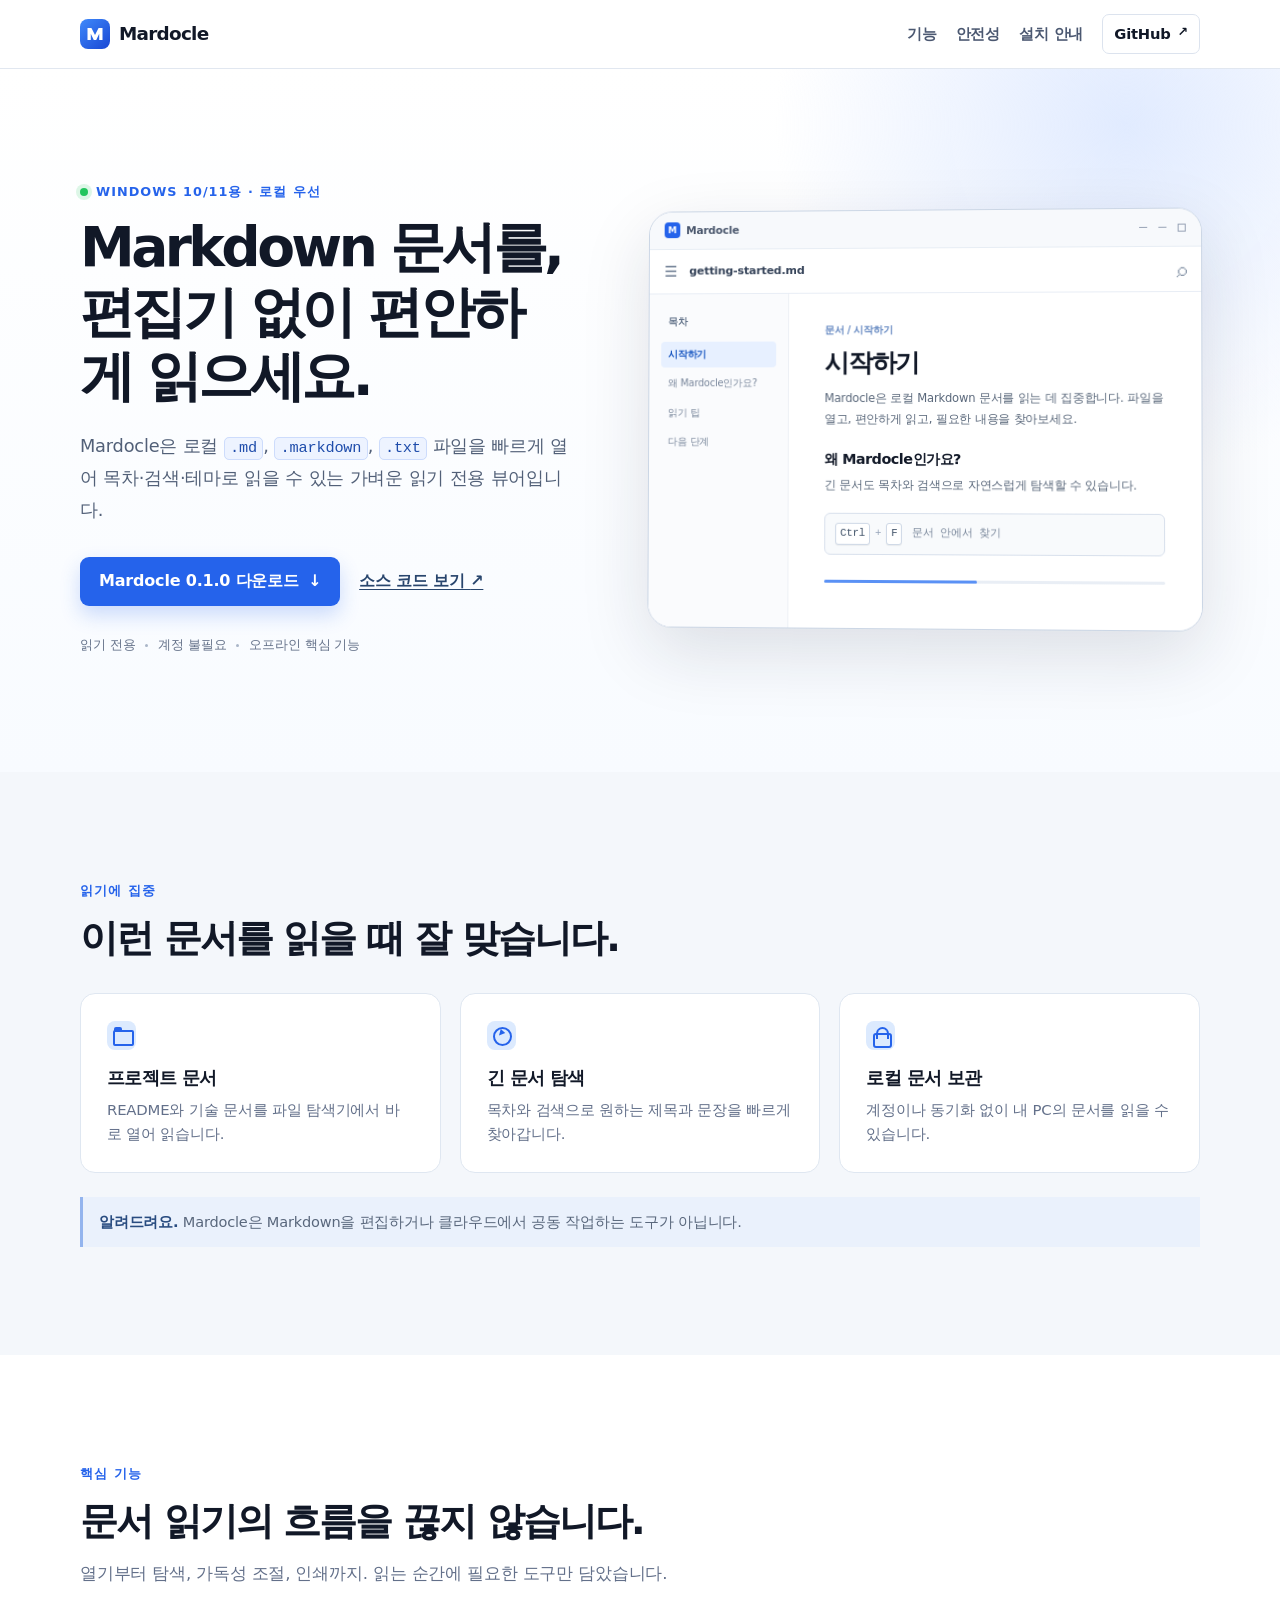
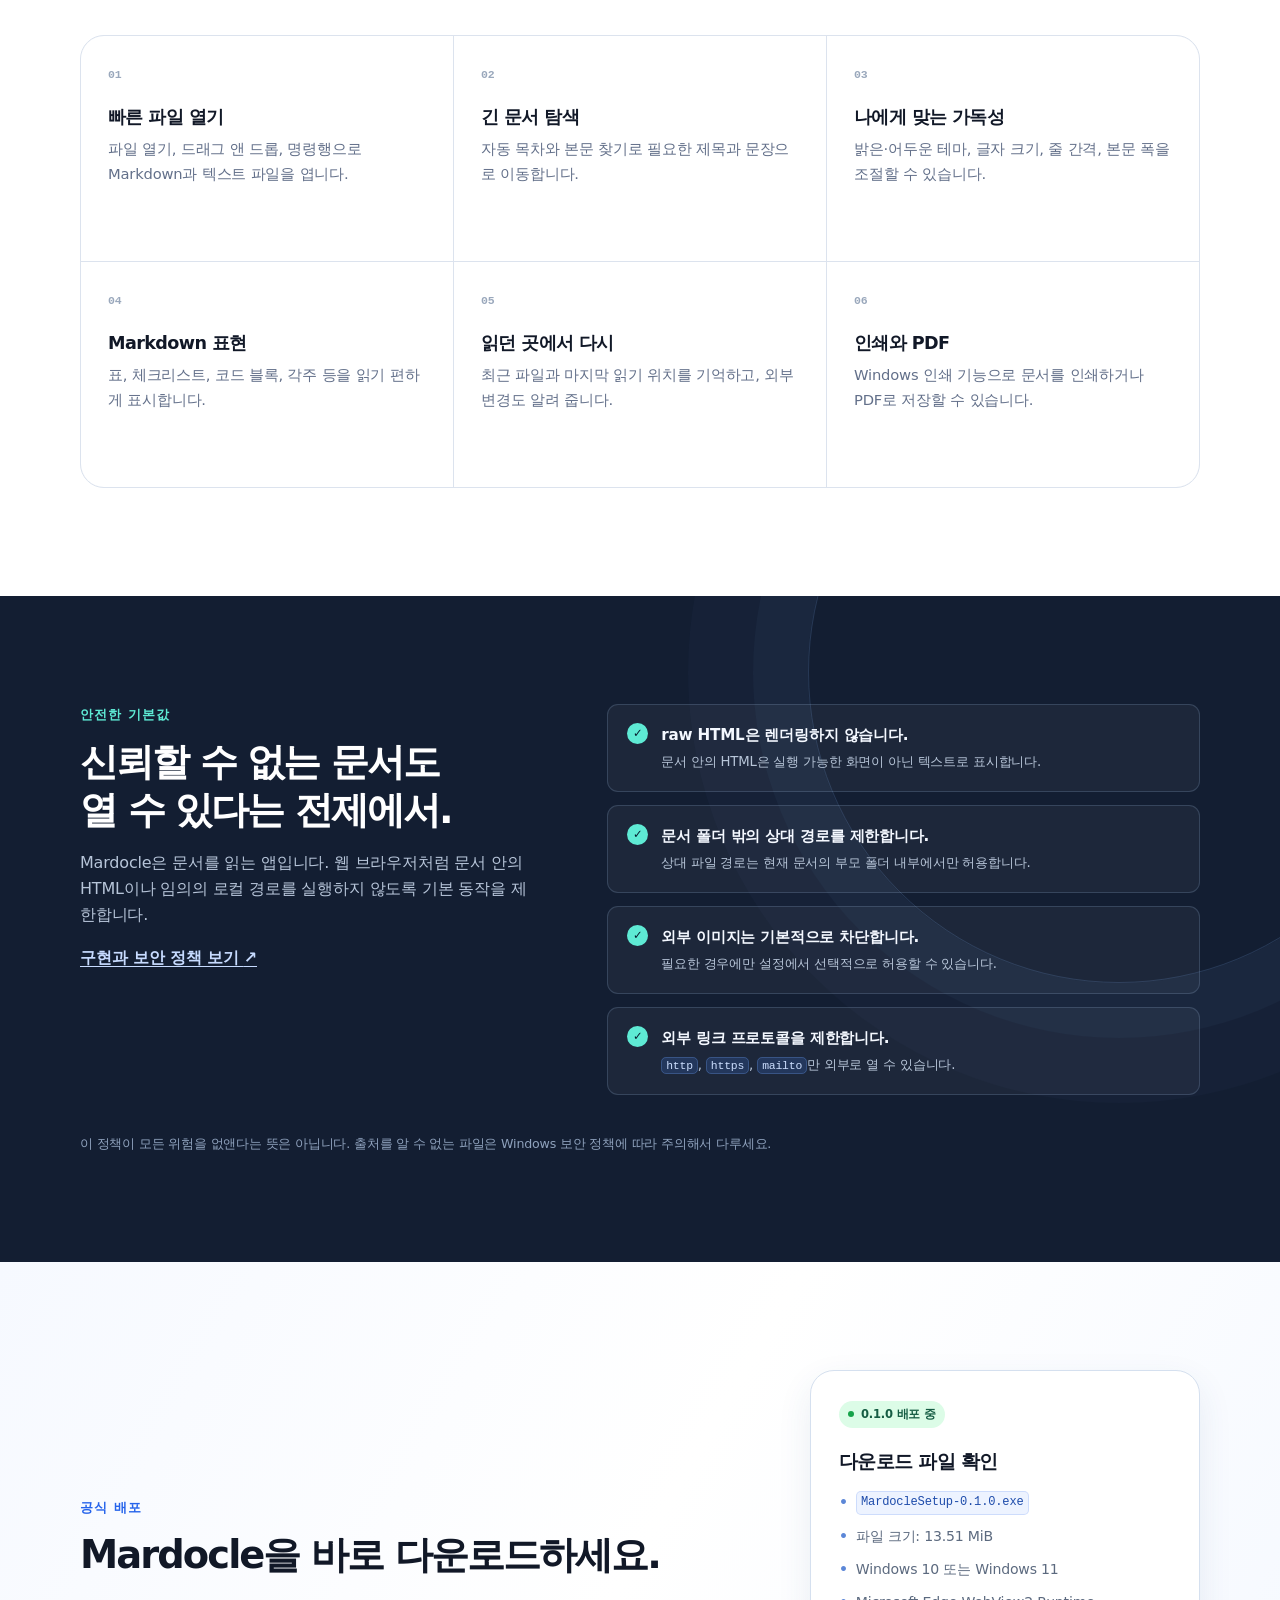
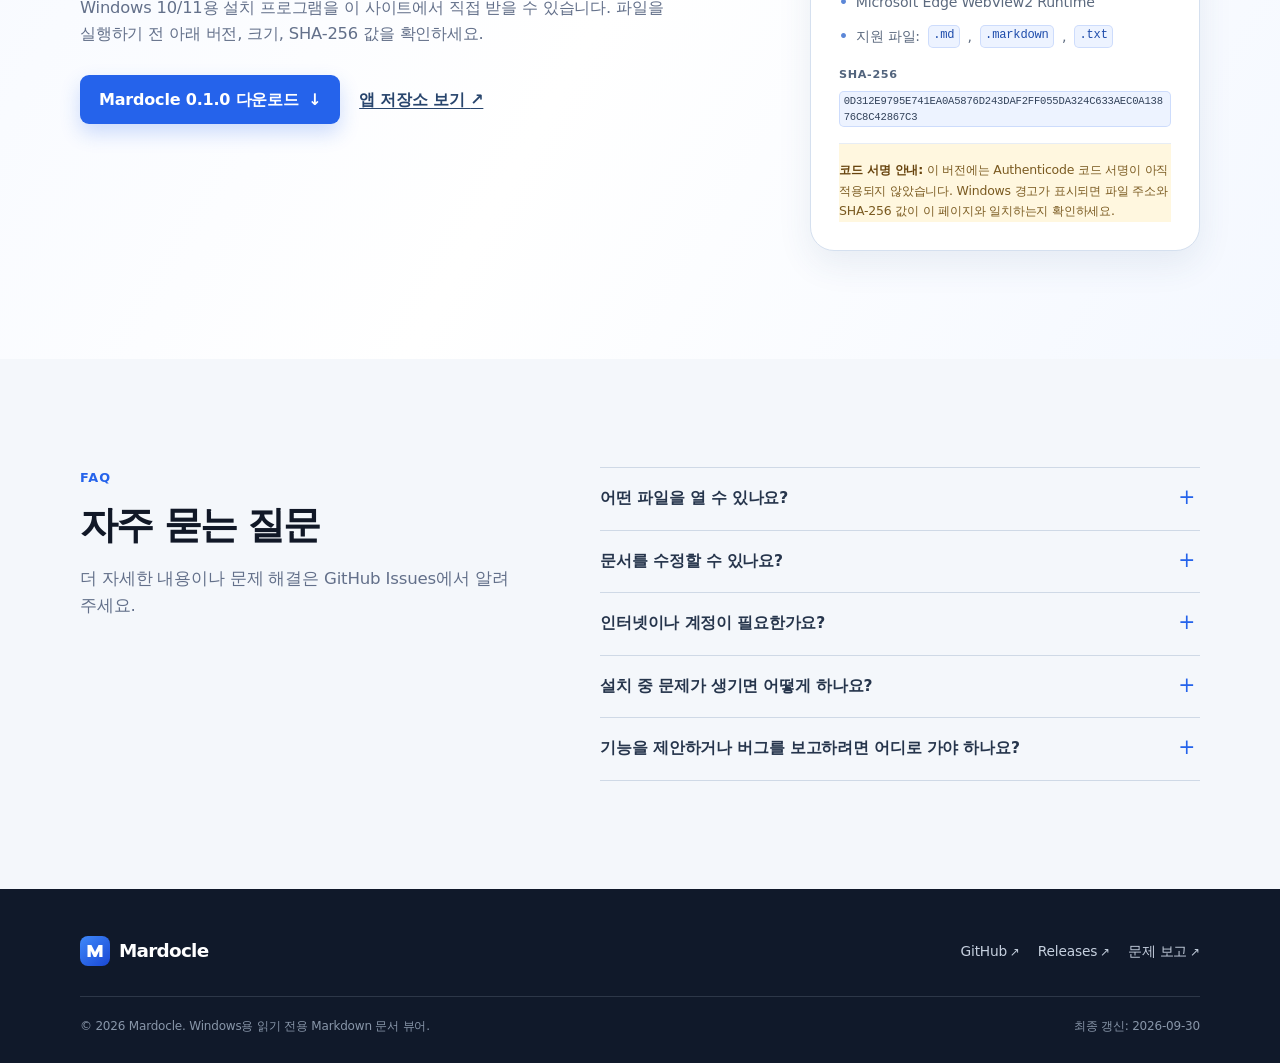
<file: index.html>
<!doctype html>
<html lang="ko">
<head>
  <meta charset="utf-8">
  <meta name="viewport" content="width=device-width, initial-scale=1">
  <meta name="description" content="Mardocle은 Windows 10/11에서 로컬 Markdown 문서를 빠르고 안전하게 읽는 가벼운 읽기 전용 뷰어입니다.">
  <meta name="theme-color" content="#111827">
  <meta property="og:title" content="Mardocle — Windows용 읽기 전용 Markdown 뷰어">
  <meta property="og:description" content="로컬 Markdown 문서를 빠르고 안전하게 읽으세요.">
  <meta property="og:type" content="website">
  <meta property="og:url" content="https://mardocle.pages.dev/">
  <link rel="canonical" href="https://mardocle.pages.dev/">
  <link rel="icon" href="/assets/mardocle-mark.svg" type="image/svg+xml">
  <link rel="stylesheet" href="/styles.css">
  <title>Mardocle — Windows용 읽기 전용 Markdown 뷰어</title>
</head>
<body>
  <a class="skip-link" href="#main-content">본문으로 건너뛰기</a>

  <header class="site-header">
    <div class="container nav-shell">
      <a class="brand" href="#top" aria-label="Mardocle 홈">
        <img src="/assets/mardocle-mark.svg" width="32" height="32" alt="">
        <span>Mardocle</span>
      </a>
      <nav aria-label="주요 메뉴">
        <ul class="nav-list">
          <li><a href="#features">기능</a></li>
          <li><a href="#security">안전성</a></li>
          <li><a href="#download">설치 안내</a></li>
          <li><a class="nav-github" href="https://github.com/dpnzdy/mardocle" target="_blank" rel="noopener noreferrer">GitHub<span class="external-mark" aria-hidden="true">↗</span></a></li>
        </ul>
      </nav>
    </div>
  </header>

  <main id="main-content">
    <section id="top" class="hero section">
      <div class="container hero-grid">
        <div class="hero-copy">
          <p class="eyebrow"><span class="eyebrow-dot" aria-hidden="true"></span> Windows 10/11용 · 로컬 우선</p>
          <h1>Markdown 문서를,<br>편집기 없이 편안하게 읽으세요.</h1>
          <p class="hero-lead">Mardocle은 로컬 <code>.md</code>, <code>.markdown</code>, <code>.txt</code> 파일을 빠르게 열어 목차·검색·테마로 읽을 수 있는 가벼운 읽기 전용 뷰어입니다.</p>
          <div class="hero-actions">
            <a class="button button-primary" href="/downloads/MardocleSetup-0.1.0.exe">Mardocle 0.1.0 다운로드 <span aria-hidden="true">↓</span></a>
            <a class="text-link" href="https://github.com/dpnzdy/mardocle" target="_blank" rel="noopener noreferrer">소스 코드 보기 <span aria-hidden="true">↗</span></a>
          </div>
          <ul class="hero-notes" aria-label="제품 요약">
            <li>읽기 전용</li>
            <li>계정 불필요</li>
            <li>오프라인 핵심 기능</li>
          </ul>
        </div>

        <div class="app-frame" aria-label="Mardocle 문서 읽기 화면 예시">
          <div class="window-titlebar">
            <span class="window-app"><span class="mini-mark" aria-hidden="true">M</span> Mardocle</span>
            <span class="window-controls" aria-hidden="true"><i></i><i></i><i></i></span>
          </div>
          <div class="window-toolbar">
            <span class="toolbar-button" aria-hidden="true">☰</span>
            <span class="toolbar-file">getting-started.md</span>
            <span class="toolbar-search" aria-hidden="true">⌕</span>
          </div>
          <div class="reader-layout">
            <aside class="toc-preview" aria-label="문서 목차 예시">
              <p>목차</p>
              <a class="active" href="#preview-title">시작하기</a>
              <a href="#preview-why">왜 Mardocle인가요?</a>
              <a href="#preview-tips">읽기 팁</a>
              <a href="#preview-next">다음 단계</a>
            </aside>
            <article class="doc-preview">
              <p class="preview-path">문서 / 시작하기</p>
              <h2 id="preview-title">시작하기</h2>
              <p>Mardocle은 로컬 Markdown 문서를 읽는 데 집중합니다. 파일을 열고, 편안하게 읽고, 필요한 내용을 찾아보세요.</p>
              <h3 id="preview-why">왜 Mardocle인가요?</h3>
              <p>긴 문서도 목차와 검색으로 자연스럽게 탐색할 수 있습니다.</p>
              <div class="preview-code"><span>Ctrl</span><b>+</b><span>F</span><em>문서 안에서 찾기</em></div>
              <div class="preview-progress"><span></span></div>
            </article>
          </div>
        </div>
      </div>
    </section>

    <section id="for-you" class="section section-soft">
      <div class="container">
        <div class="section-heading compact-heading">
          <p class="section-kicker">읽기에 집중</p>
          <h2>이런 문서를 읽을 때 잘 맞습니다.</h2>
        </div>
        <div class="use-grid">
          <article class="use-card">
            <span class="card-icon icon-folder" aria-hidden="true"></span>
            <h3>프로젝트 문서</h3>
            <p>README와 기술 문서를 파일 탐색기에서 바로 열어 읽습니다.</p>
          </article>
          <article class="use-card">
            <span class="card-icon icon-compass" aria-hidden="true"></span>
            <h3>긴 문서 탐색</h3>
            <p>목차와 검색으로 원하는 제목과 문장을 빠르게 찾아갑니다.</p>
          </article>
          <article class="use-card">
            <span class="card-icon icon-lock" aria-hidden="true"></span>
            <h3>로컬 문서 보관</h3>
            <p>계정이나 동기화 없이 내 PC의 문서를 읽을 수 있습니다.</p>
          </article>
        </div>
        <p class="scope-note"><strong>알려드려요.</strong> Mardocle은 Markdown을 편집하거나 클라우드에서 공동 작업하는 도구가 아닙니다.</p>
      </div>
    </section>

    <section id="features" class="section">
      <div class="container">
        <div class="section-heading">
          <p class="section-kicker">핵심 기능</p>
          <h2>문서 읽기의 흐름을 끊지 않습니다.</h2>
          <p>열기부터 탐색, 가독성 조절, 인쇄까지. 읽는 순간에 필요한 도구만 담았습니다.</p>
        </div>
        <div class="feature-grid">
          <article class="feature-card">
            <span class="feature-number">01</span>
            <h3>빠른 파일 열기</h3>
            <p>파일 열기, 드래그 앤 드롭, 명령행으로 Markdown과 텍스트 파일을 엽니다.</p>
          </article>
          <article class="feature-card">
            <span class="feature-number">02</span>
            <h3>긴 문서 탐색</h3>
            <p>자동 목차와 본문 찾기로 필요한 제목과 문장으로 이동합니다.</p>
          </article>
          <article class="feature-card">
            <span class="feature-number">03</span>
            <h3>나에게 맞는 가독성</h3>
            <p>밝은·어두운 테마, 글자 크기, 줄 간격, 본문 폭을 조절할 수 있습니다.</p>
          </article>
          <article class="feature-card">
            <span class="feature-number">04</span>
            <h3>Markdown 표현</h3>
            <p>표, 체크리스트, 코드 블록, 각주 등을 읽기 편하게 표시합니다.</p>
          </article>
          <article class="feature-card">
            <span class="feature-number">05</span>
            <h3>읽던 곳에서 다시</h3>
            <p>최근 파일과 마지막 읽기 위치를 기억하고, 외부 변경도 알려 줍니다.</p>
          </article>
          <article class="feature-card">
            <span class="feature-number">06</span>
            <h3>인쇄와 PDF</h3>
            <p>Windows 인쇄 기능으로 문서를 인쇄하거나 PDF로 저장할 수 있습니다.</p>
          </article>
        </div>
      </div>
    </section>

    <section id="security" class="section security-section">
      <div class="container security-grid">
        <div class="security-copy">
          <p class="section-kicker">안전한 기본값</p>
          <h2>신뢰할 수 없는 문서도<br>열 수 있다는 전제에서.</h2>
          <p>Mardocle은 문서를 읽는 앱입니다. 웹 브라우저처럼 문서 안의 HTML이나 임의의 로컬 경로를 실행하지 않도록 기본 동작을 제한합니다.</p>
          <a class="text-link light-link" href="https://github.com/dpnzdy/mardocle" target="_blank" rel="noopener noreferrer">구현과 보안 정책 보기 <span aria-hidden="true">↗</span></a>
        </div>
        <ul class="security-list">
          <li><span aria-hidden="true">✓</span><div><strong>raw HTML은 렌더링하지 않습니다.</strong><p>문서 안의 HTML은 실행 가능한 화면이 아닌 텍스트로 표시합니다.</p></div></li>
          <li><span aria-hidden="true">✓</span><div><strong>문서 폴더 밖의 상대 경로를 제한합니다.</strong><p>상대 파일 경로는 현재 문서의 부모 폴더 내부에서만 허용합니다.</p></div></li>
          <li><span aria-hidden="true">✓</span><div><strong>외부 이미지는 기본적으로 차단합니다.</strong><p>필요한 경우에만 설정에서 선택적으로 허용할 수 있습니다.</p></div></li>
          <li><span aria-hidden="true">✓</span><div><strong>외부 링크 프로토콜을 제한합니다.</strong><p><code>http</code>, <code>https</code>, <code>mailto</code>만 외부로 열 수 있습니다.</p></div></li>
        </ul>
      </div>
      <p class="security-disclaimer container">이 정책이 모든 위험을 없앤다는 뜻은 아닙니다. 출처를 알 수 없는 파일은 Windows 보안 정책에 따라 주의해서 다루세요.</p>
    </section>

    <section id="download" class="section section-download">
      <div class="container download-grid">
        <div>
          <p class="section-kicker">공식 배포</p>
          <h2>Mardocle을 바로 다운로드하세요.</h2>
          <p class="download-copy">Windows 10/11용 설치 프로그램을 이 사이트에서 직접 받을 수 있습니다. 파일을 실행하기 전 아래 버전, 크기, SHA-256 값을 확인하세요.</p>
          <div class="download-actions">
            <a class="button button-primary" href="/downloads/MardocleSetup-0.1.0.exe">Mardocle 0.1.0 다운로드 <span aria-hidden="true">↓</span></a>
            <a class="text-link" href="https://github.com/dpnzdy/mardocle" target="_blank" rel="noopener noreferrer">앱 저장소 보기 <span aria-hidden="true">↗</span></a>
          </div>
        </div>
        <aside class="install-card" aria-label="설치 전 확인 사항">
          <div class="install-card-top"><span class="status-pill status-ready"><span aria-hidden="true"></span> 0.1.0 배포 중</span></div>
          <h3>다운로드 파일 확인</h3>
          <ul>
            <li><span aria-hidden="true">•</span> <code>MardocleSetup-0.1.0.exe</code></li>
            <li><span aria-hidden="true">•</span> 파일 크기: 13.51 MiB</li>
            <li><span aria-hidden="true">•</span> Windows 10 또는 Windows 11</li>
            <li><span aria-hidden="true">•</span> Microsoft Edge WebView2 Runtime</li>
            <li><span aria-hidden="true">•</span> 지원 파일: <code>.md</code>, <code>.markdown</code>, <code>.txt</code></li>
          </ul>
          <p class="checksum-label">SHA-256</p>
          <code class="checksum">0D312E9795E741EA0A5876D243DAF2FF055DA324C633AEC0A13876C8C42867C3</code>
          <p class="signature-note"><strong>코드 서명 안내:</strong> 이 버전에는 Authenticode 코드 서명이 아직 적용되지 않았습니다. Windows 경고가 표시되면 파일 주소와 SHA-256 값이 이 페이지와 일치하는지 확인하세요.</p>
        </aside>
      </div>
    </section>

    <section id="faq" class="section section-soft">
      <div class="container faq-layout">
        <div class="section-heading compact-heading">
          <p class="section-kicker">FAQ</p>
          <h2>자주 묻는 질문</h2>
          <p>더 자세한 내용이나 문제 해결은 GitHub Issues에서 알려 주세요.</p>
        </div>
        <div class="faq-list">
          <details>
            <summary>어떤 파일을 열 수 있나요?</summary>
            <p><code>.md</code>, <code>.markdown</code>, <code>.txt</code> 파일을 지원합니다.</p>
          </details>
          <details>
            <summary>문서를 수정할 수 있나요?</summary>
            <p>아니요. Mardocle은 문서를 안전하고 편안하게 읽는 데 집중하는 읽기 전용 뷰어입니다.</p>
          </details>
          <details>
            <summary>인터넷이나 계정이 필요한가요?</summary>
            <p>핵심 문서 읽기 기능은 로컬에서 동작하며 계정이 필요하지 않습니다. 외부 이미지나 외부 링크를 열면 네트워크 연결이 사용될 수 있습니다.</p>
          </details>
          <details>
            <summary>설치 중 문제가 생기면 어떻게 하나요?</summary>
            <p>설치 파일이 공식 릴리스로 게시된 뒤, 앱 버전과 Windows 버전을 포함해 GitHub Issues에 알려 주세요. 문서 내용이나 민감한 파일 경로는 공개 이슈에 올리지 마세요.</p>
          </details>
          <details>
            <summary>기능을 제안하거나 버그를 보고하려면 어디로 가야 하나요?</summary>
            <p><a href="https://github.com/dpnzdy/mardocle/issues" target="_blank" rel="noopener noreferrer">Mardocle GitHub Issues<span class="external-mark" aria-hidden="true">↗</span></a>에서 알려 주세요.</p>
          </details>
        </div>
      </div>
    </section>
  </main>

  <footer class="site-footer">
    <div class="container footer-top">
      <a class="brand footer-brand" href="#top" aria-label="Mardocle 홈">
        <img src="/assets/mardocle-mark.svg" width="32" height="32" alt="">
        <span>Mardocle</span>
      </a>
      <div class="footer-links">
        <a href="https://github.com/dpnzdy/mardocle" target="_blank" rel="noopener noreferrer">GitHub<span class="external-mark" aria-hidden="true">↗</span></a>
        <a href="https://github.com/dpnzdy/mardocle/releases" target="_blank" rel="noopener noreferrer">Releases<span class="external-mark" aria-hidden="true">↗</span></a>
        <a href="https://github.com/dpnzdy/mardocle/issues" target="_blank" rel="noopener noreferrer">문제 보고<span class="external-mark" aria-hidden="true">↗</span></a>
      </div>
    </div>
    <div class="container footer-bottom">
      <p>© 2026 Mardocle. Windows용 읽기 전용 Markdown 문서 뷰어.</p>
      <p>최종 갱신: 2026-09-30</p>
    </div>
  </footer>
</body>
</html>
</file>
<file: styles.css>
:root {
  --ink: #172033;
  --muted: #63708a;
  --line: #dce3ee;
  --paper: #ffffff;
  --soft: #f4f7fb;
  --soft-strong: #e8eef7;
  --navy: #111827;
  --blue: #2563eb;
  --blue-dark: #1d4ed8;
  --mint: #5eead4;
  --radius-lg: 24px;
  --radius-md: 15px;
  --shadow: 0 24px 70px rgba(23, 32, 51, .13);
  --content: 1120px;
  color-scheme: light dark;
}

* { box-sizing: border-box; }
html { scroll-behavior: smooth; }
body {
  margin: 0;
  min-width: 320px;
  color: var(--ink);
  background: var(--paper);
  font-family: "Segoe UI", "Malgun Gothic", "Apple SD Gothic Neo", system-ui, sans-serif;
  font-size: 16px;
  line-height: 1.65;
  letter-spacing: -0.012em;
}

img { display: block; max-width: 100%; }
a { color: inherit; text-decoration-thickness: 1px; text-underline-offset: 3px; }
a:hover { color: var(--blue); }
code {
  padding: .08em .35em;
  border: 1px solid rgba(37, 99, 235, .16);
  border-radius: 5px;
  color: #1e4cab;
  background: #edf3ff;
  font-family: Consolas, "Cascadia Code", monospace;
  font-size: .86em;
}

.container { width: min(calc(100% - 48px), var(--content)); margin-inline: auto; }
.section { padding: 108px 0; }
.section-soft { background: var(--soft); }
.skip-link {
  position: fixed; z-index: 10; top: 10px; left: 10px; transform: translateY(-160%);
  padding: .7rem 1rem; border-radius: 8px; color: #fff; background: var(--blue); font-weight: 700;
}
.skip-link:focus { transform: translateY(0); outline: 3px solid #93c5fd; outline-offset: 2px; }

.site-header { position: sticky; z-index: 4; top: 0; border-bottom: 1px solid rgba(220, 227, 238, .84); background: rgba(255, 255, 255, .91); backdrop-filter: blur(12px); }
.nav-shell { display: flex; min-height: 68px; align-items: center; justify-content: space-between; gap: 24px; }
.brand { display: inline-flex; flex: 0 0 auto; align-items: center; gap: 9px; color: var(--navy); font-size: 1.15rem; font-weight: 800; letter-spacing: -.04em; text-decoration: none; }
.brand:hover { color: var(--navy); }
.brand img { width: 30px; height: 30px; }
.nav-list { display: flex; flex-wrap: wrap; align-items: center; justify-content: flex-end; gap: 4px 19px; margin: 0; padding: 0; list-style: none; }
.nav-list a { color: #4b5871; font-size: .92rem; font-weight: 650; text-decoration: none; }
.nav-list a:hover { color: var(--blue); }
.nav-list .nav-github { display: inline-flex; gap: 4px; padding: 7px 11px; border: 1px solid var(--line); border-radius: 7px; color: var(--navy); }
.nav-list .nav-github:hover { border-color: #b9c8e0; background: var(--soft); }
.external-mark { display: inline-block; margin-left: 3px; font-size: .86em; }

.hero { overflow: hidden; padding-top: 112px; padding-bottom: 116px; background: radial-gradient(circle at 88% 8%, #e1ebff 0, rgba(225, 235, 255, 0) 27%), linear-gradient(180deg, #fff 0%, #f8fbff 100%); }
.hero-grid { display: grid; grid-template-columns: minmax(0, .94fr) minmax(440px, 1.06fr); align-items: center; gap: 72px; }
.eyebrow, .section-kicker { margin: 0 0 13px; color: var(--blue); font-size: .8rem; font-weight: 800; letter-spacing: .08em; text-transform: uppercase; }
.eyebrow { display: flex; align-items: center; gap: 8px; }
.eyebrow-dot { width: 8px; height: 8px; border-radius: 50%; background: #22c55e; box-shadow: 0 0 0 4px rgba(34, 197, 94, .15); }
h1, h2, h3, p { margin-top: 0; }
h1 { max-width: 650px; margin-bottom: 23px; color: var(--navy); font-size: clamp(2.45rem, 4.3vw, 4.25rem); line-height: 1.17; letter-spacing: -.065em; }
h2 { margin-bottom: 15px; color: var(--navy); font-size: clamp(1.9rem, 3vw, 2.85rem); line-height: 1.26; letter-spacing: -.05em; }
h3 { color: var(--navy); line-height: 1.35; letter-spacing: -.035em; }
.hero-lead { max-width: 580px; margin-bottom: 30px; color: #526078; font-size: 1.11rem; line-height: 1.8; }
.hero-actions, .download-actions { display: flex; flex-wrap: wrap; align-items: center; gap: 19px; }
.button { display: inline-flex; align-items: center; justify-content: center; gap: 9px; min-height: 49px; padding: 11px 19px; border-radius: 9px; font-weight: 800; text-decoration: none; transition: transform .16s ease, background .16s ease, box-shadow .16s ease; }
.button-primary { color: #fff; background: var(--blue); box-shadow: 0 9px 20px rgba(37, 99, 235, .22); }
.button-primary:hover { color: #fff; background: var(--blue-dark); transform: translateY(-1px); box-shadow: 0 12px 26px rgba(37, 99, 235, .28); }
.text-link { color: #28456d; font-weight: 750; }
.text-link:hover { color: var(--blue); }
.hero-notes { display: flex; flex-wrap: wrap; gap: 0; margin: 28px 0 0; padding: 0; color: #65728a; font-size: .84rem; list-style: none; }
.hero-notes li { display: flex; align-items: center; }
.hero-notes li + li::before { content: ""; width: 3px; height: 3px; margin: 0 10px; border-radius: 50%; background: #aab6c8; }

.app-frame { overflow: hidden; border: 1px solid #cbd6e5; border-radius: var(--radius-lg); background: #fff; box-shadow: var(--shadow); transform: perspective(1400px) rotateY(-3deg) rotateX(1deg); }
.window-titlebar { display: flex; height: 38px; align-items: center; justify-content: space-between; padding: 0 15px; border-bottom: 1px solid #e7edf4; color: #49566c; background: #f7f9fc; font-size: .67rem; }
.window-app { display: flex; align-items: center; gap: 6px; font-weight: 650; }
.mini-mark { display: grid; width: 16px; height: 16px; place-items: center; border-radius: 4px; color: #fff; background: #2563eb; font-size: 9px; font-weight: 850; }
.window-controls { display: flex; align-items: center; gap: 11px; }
.window-controls i { display: block; width: 8px; height: 1px; background: #97a2b5; }
.window-controls i:last-child { width: 8px; height: 8px; border: 1px solid #97a2b5; background: transparent; }
.window-toolbar { display: flex; height: 45px; align-items: center; gap: 12px; padding: 0 15px; border-bottom: 1px solid #e8edf5; color: #8290a4; background: #fff; font-size: .7rem; }
.toolbar-button { font-size: 15px; color: #64748b; }
.toolbar-file { flex: 1; color: #344258; font-weight: 650; }
.toolbar-search { font-size: 20px; line-height: 1; }
.reader-layout { display: grid; min-height: 335px; grid-template-columns: 142px minmax(0, 1fr); background: #fff; }
.toc-preview { padding: 20px 12px; border-right: 1px solid #edf0f5; background: #fafbfd; font-size: .62rem; }
.toc-preview p { margin: 0 0 12px 7px; color: #64748b; font-size: .61rem; font-weight: 800; }
.toc-preview a { display: block; overflow: hidden; margin-bottom: 3px; padding: 5px 7px; border-radius: 4px; color: #77859a; text-decoration: none; text-overflow: ellipsis; white-space: nowrap; }
.toc-preview a.active { color: #1554c0; background: #e7f0ff; font-weight: 750; }
.doc-preview { padding: 29px 36px 25px; }
.preview-path { margin-bottom: 9px; color: #5f84bf; font-size: .61rem; font-weight: 700; }
.doc-preview h2 { margin-bottom: 10px; font-size: 1.55rem; }
.doc-preview h3 { margin: 20px 0 6px; font-size: .9rem; }
.doc-preview > p:not(.preview-path) { margin-bottom: 0; color: #59677a; font-size: .72rem; line-height: 1.8; }
.preview-code { display: flex; align-items: center; gap: 5px; margin-top: 17px; padding: 9px 10px; border: 1px solid #d8e0ec; border-radius: 6px; color: #405268; background: #f8fafc; font-family: Consolas, monospace; font-size: .67rem; }
.preview-code span { padding: 1px 4px; border: 1px solid #ced8e6; border-radius: 3px; background: #fff; box-shadow: 0 1px 1px rgba(0,0,0,.06); }
.preview-code b { color: #94a3b8; font-weight: 500; }
.preview-code em { margin-left: 5px; color: #78869a; font-family: inherit; font-style: normal; }
.preview-progress { height: 3px; margin-top: 25px; border-radius: 2px; background: #e9eef5; }
.preview-progress span { display: block; width: 45%; height: 100%; border-radius: inherit; background: #5a91f5; }

.section-heading { max-width: 650px; margin-bottom: 47px; }
.section-heading > p:last-child { margin-bottom: 0; color: var(--muted); font-size: 1.04rem; }
.compact-heading { margin-bottom: 30px; }
.use-grid { display: grid; grid-template-columns: repeat(3, 1fr); gap: 19px; }
.use-card { padding: 27px 26px 25px; border: 1px solid #dfe7f1; border-radius: var(--radius-md); background: #fff; }
.use-card h3 { margin: 17px 0 7px; font-size: 1.1rem; }
.use-card p { margin-bottom: 0; color: var(--muted); font-size: .93rem; }
.card-icon { position: relative; display: block; width: 29px; height: 29px; border-radius: 8px; background: #dceafe; }
.icon-folder::before { position: absolute; top: 9px; left: 6px; width: 17px; height: 12px; border: 2px solid #2563eb; border-radius: 2px; content: ""; }
.icon-folder::after { position: absolute; top: 6px; left: 7px; width: 8px; height: 5px; border-radius: 2px 2px 0 0; background: #2563eb; content: ""; }
.icon-compass::before { position: absolute; top: 6px; left: 6px; width: 15px; height: 15px; border: 2px solid #2563eb; border-radius: 50%; content: ""; }
.icon-compass::after { position: absolute; top: 10px; left: 13px; width: 0; height: 0; border-top: 6px solid #2563eb; border-right: 3px solid transparent; border-left: 3px solid transparent; content: ""; transform: rotate(42deg); transform-origin: 50% 0; }
.icon-lock::before { position: absolute; top: 12px; left: 7px; width: 15px; height: 11px; border: 2px solid #2563eb; border-radius: 3px; content: ""; }
.icon-lock::after { position: absolute; top: 6px; left: 10px; width: 9px; height: 10px; border: 2px solid #2563eb; border-bottom: 0; border-radius: 8px 8px 0 0; content: ""; }
.scope-note { margin: 24px 0 0; padding: 13px 16px; border-left: 3px solid #93b4ee; color: #59677c; background: #eaf1fc; font-size: .91rem; }
.scope-note strong { color: #294c80; }

.feature-grid { display: grid; grid-template-columns: repeat(3, 1fr); gap: 1px; overflow: hidden; border: 1px solid var(--line); border-radius: var(--radius-lg); background: var(--line); }
.feature-card { min-height: 225px; padding: 29px 27px; background: #fff; }
.feature-number { display: block; margin-bottom: 22px; color: #9aa8bc; font-family: Consolas, monospace; font-size: .72rem; font-weight: 700; }
.feature-card h3 { margin-bottom: 8px; font-size: 1.1rem; }
.feature-card p { margin-bottom: 0; color: var(--muted); font-size: .92rem; }

.security-section { position: relative; overflow: hidden; color: #dce7f7; background: #131e32; }
.security-section::before { position: absolute; top: -235px; right: -150px; width: 620px; height: 620px; border: 1px solid rgba(121, 164, 231, .2); border-radius: 50%; box-shadow: 0 0 0 55px rgba(121, 164, 231, .04), 0 0 0 120px rgba(121, 164, 231, .025); content: ""; }
.security-grid { position: relative; display: grid; grid-template-columns: .86fr 1.14fr; align-items: start; gap: 80px; }
.security-copy { max-width: 475px; }
.security-section .section-kicker { color: var(--mint); }
.security-section h2 { color: #fff; }
.security-copy > p:not(.section-kicker) { color: #b7c5d9; }
.light-link { color: #c7dbff; }
.light-link:hover { color: #fff; }
.security-list { display: grid; gap: 13px; margin: 0; padding: 0; list-style: none; }
.security-list li { display: flex; gap: 13px; padding: 18px 19px; border: 1px solid rgba(173, 203, 245, .18); border-radius: 11px; background: rgba(255,255,255,.045); }
.security-list > li > span { display: grid; flex: 0 0 auto; width: 21px; height: 21px; place-items: center; border-radius: 50%; color: #071c2e; background: var(--mint); font-size: .72rem; font-weight: 900; }
.security-list strong { display: block; color: #f4f8ff; font-size: .95rem; }
.security-list p { margin: 3px 0 0; color: #b8c6d9; font-size: .83rem; }
.security-list code { border-color: rgba(121, 173, 255, .25); color: #cddfff; background: rgba(52, 104, 190, .25); }
.security-disclaimer { position: relative; margin-top: 39px; margin-bottom: 0; color: #8fa2bd; font-size: .79rem; }

.section-download { background: linear-gradient(120deg, #f6f9ff 0%, #fff 48%, #f4f8ff 100%); }
.download-grid { display: grid; grid-template-columns: minmax(0, 1fr) 390px; align-items: center; gap: 75px; }
.download-grid h2 { max-width: 600px; }
.download-copy { max-width: 600px; margin-bottom: 27px; color: var(--muted); font-size: 1.02rem; }
.install-card { padding: 28px; border: 1px solid #d5e0ef; border-radius: var(--radius-lg); background: #fff; box-shadow: 0 13px 35px rgba(48, 78, 124, .09); }
.install-card-top { margin-bottom: 21px; }
.status-pill { display: inline-flex; align-items: center; gap: 7px; padding: 4px 9px; border-radius: 999px; color: #675323; background: #fff6d9; font-size: .72rem; font-weight: 750; }
.status-pill span { width: 6px; height: 6px; border-radius: 50%; background: #e7a715; }
.status-pill.status-ready { color: #155c43; background: #dcfce7; }
.status-pill.status-ready span { background: #16a34a; }
.install-card h3 { margin-bottom: 17px; font-size: 1.16rem; }
.install-card ul { display: grid; gap: 10px; margin: 0; padding: 0; color: #5c6a7f; list-style: none; font-size: .88rem; }
.install-card li { display: flex; align-items: flex-start; gap: 8px; }
.install-card li > span { color: #5c87d7; font-weight: 800; }
.install-card p { margin: 19px 0 0; padding-top: 16px; border-top: 1px solid #e7edf5; color: #7a8699; font-size: .78rem; }
.install-card .checksum-label { margin: 18px 0 6px; padding: 0; border: 0; color: #52647d; font-size: .7rem; font-weight: 800; letter-spacing: .06em; }
.install-card .checksum { display: block; overflow-wrap: anywhere; color: #32425a; font-size: .66rem; line-height: 1.55; }
.install-card .signature-note { margin-top: 16px; color: #7a5a20; background: #fff7df; }
.signature-note strong { color: #67430d; }

.faq-layout { display: grid; grid-template-columns: .85fr 1.15fr; gap: 77px; }
.faq-list { border-top: 1px solid #cfd9e6; }
details { border-bottom: 1px solid #cfd9e6; }
summary { position: relative; padding: 18px 31px 18px 0; color: #26354c; cursor: pointer; font-size: .97rem; font-weight: 750; list-style: none; }
summary::-webkit-details-marker { display: none; }
summary::after { position: absolute; top: 19px; right: 5px; color: var(--blue); content: "+"; font-size: 1.27rem; font-weight: 400; line-height: 1; }
details[open] summary::after { content: "−"; }
details p { margin: -3px 0 18px; color: var(--muted); font-size: .9rem; }
details p a { color: #255bc4; }

.site-footer { padding: 47px 0 26px; color: #b8c3d2; background: #10192a; }
.footer-top { display: flex; align-items: center; justify-content: space-between; gap: 24px; padding-bottom: 30px; border-bottom: 1px solid rgba(196, 210, 231, .16); }
.footer-brand { color: #fff; }
.footer-brand:hover { color: #fff; }
.footer-links { display: flex; flex-wrap: wrap; gap: 18px; }
.footer-links a { color: #c6d0df; font-size: .86rem; text-decoration: none; }
.footer-links a:hover { color: #fff; }
.footer-bottom { display: flex; justify-content: space-between; gap: 15px; padding-top: 20px; color: #8896a9; font-size: .75rem; }
.footer-bottom p { margin: 0; }

.not-found {
  display: grid;
  width: min(calc(100% - 48px), 680px);
  min-height: 100vh;
  align-content: center;
  justify-items: start;
  margin: auto;
  padding: 70px 0;
}
.not-found .brand { margin-bottom: 72px; }
.not-found .section-kicker { margin-bottom: 12px; }
.not-found h1 { margin-bottom: 18px; }
.not-found > p:not(.section-kicker) { max-width: 495px; margin-bottom: 29px; color: var(--muted); font-size: 1.04rem; }

:focus-visible { outline: 3px solid #79a9ff; outline-offset: 3px; }

@media (max-width: 880px) {
  .hero-grid, .security-grid, .download-grid, .faq-layout { grid-template-columns: 1fr; gap: 46px; }
  .hero { padding-top: 76px; }
  .app-frame { max-width: 620px; transform: none; }
  .security-copy { max-width: 610px; }
  .section-heading { margin-bottom: 35px; }
}

@media (max-width: 640px) {
  .container { width: min(calc(100% - 34px), var(--content)); }
  .section { padding: 73px 0; }
  .nav-shell { min-height: 62px; align-items: flex-start; flex-direction: column; gap: 5px; padding: 12px 0; }
  .nav-list { justify-content: flex-start; gap: 3px 14px; }
  .nav-list a { font-size: .81rem; }
  .nav-list .nav-github { padding: 0; border: 0; }
  h1 { font-size: clamp(2.25rem, 11vw, 3rem); }
  h2 { font-size: clamp(1.75rem, 8vw, 2.25rem); }
  .hero { padding-top: 62px; padding-bottom: 73px; }
  .hero-grid { gap: 45px; }
  .hero-lead { font-size: 1rem; }
  .hero-actions, .download-actions { align-items: flex-start; flex-direction: column; gap: 15px; }
  .button { width: 100%; }
  .app-frame { border-radius: 15px; }
  .reader-layout { min-height: 277px; grid-template-columns: 106px minmax(0, 1fr); }
  .toc-preview { padding: 14px 7px; }
  .toc-preview a { padding: 4px; font-size: .52rem; }
  .doc-preview { padding: 21px 18px; }
  .doc-preview h2 { font-size: 1.22rem; }
  .doc-preview > p:not(.preview-path) { font-size: .64rem; }
  .preview-code em { display: none; }
  .use-grid, .feature-grid { grid-template-columns: 1fr; }
  .feature-card { min-height: auto; padding: 24px; }
  .feature-number { margin-bottom: 15px; }
  .security-grid { gap: 36px; }
  .security-list li { padding: 15px; }
  .security-list strong { font-size: .88rem; }
  .security-list p { font-size: .78rem; }
  .download-grid, .faq-layout { gap: 37px; }
  .install-card { padding: 23px; }
  .footer-top, .footer-bottom { align-items: flex-start; flex-direction: column; }
  .footer-bottom { gap: 6px; }
  .not-found { width: min(calc(100% - 34px), 680px); }
  .not-found .brand { margin-bottom: 55px; }
}

@media (prefers-color-scheme: dark) {
  :root { --ink: #e5ecf8; --muted: #aab7ca; --line: #344154; --paper: #101827; --soft: #151f2e; --soft-strong: #202d40; --navy: #f4f8ff; }
  body { background: var(--paper); }
  code { border-color: #36517d; color: #b9d2ff; background: #1a2a44; }
  .site-header { border-color: #2b384a; background: rgba(16, 24, 39, .91); }
  .brand, .brand:hover, .nav-list .nav-github { color: #f4f8ff; }
  .nav-list a { color: #c4cedc; }
  .nav-list .nav-github { border-color: #3b4b61; }
  .nav-list .nav-github:hover { background: #1e2a3d; }
  .hero { background: radial-gradient(circle at 88% 8%, #203c68 0, rgba(32,60,104,0) 27%), linear-gradient(180deg, #101827 0%, #131e2d 100%); }
  .hero-lead { color: #b3c0d1; }
  .text-link { color: #b9d4ff; }
  .app-frame { border-color: #42536c; box-shadow: 0 24px 70px rgba(0,0,0,.36); }
  .window-titlebar, .window-toolbar, .reader-layout, .doc-preview { background: #172131; }
  .window-titlebar, .window-toolbar { border-color: #2d3a4e; }
  .toolbar-file, .doc-preview h2 { color: #e8eef8; }
  .toc-preview { border-color: #2a3749; background: #131c2a; }
  .toc-preview a.active { color: #b9d4ff; background: #223e68; }
  .doc-preview > p:not(.preview-path) { color: #b6c3d5; }
  .preview-code { border-color: #34455d; color: #cbd8e9; background: #111a28; }
  .preview-code span { border-color: #3b4a5e; background: #1e2a3b; }
  .preview-progress { background: #354155; }
  .use-card, .feature-card, .install-card { border-color: #344255; background: #172131; }
  .scope-note { color: #bdc9d9; background: #1d304c; }
  .scope-note strong { color: #c9ddff; }
  .feature-grid { border-color: #344255; background: #344255; }
  .section-download { background: linear-gradient(120deg, #111c2d, #101827 48%, #172335); }
  .status-pill { color: #ffe7a3; background: #48380e; }
  .status-pill.status-ready { color: #b9f6cc; background: #16422f; }
  .install-card p { border-color: #344255; color: #a6b4c7; }
  .install-card .checksum-label { color: #b7c5d7; }
  .install-card .checksum { color: #d3dfed; }
  .install-card .signature-note { color: #f1d495; background: #44320e; }
  .signature-note strong { color: #ffdf9a; }
  .faq-list, details { border-color: #39475a; }
  summary { color: #dce6f4; }
  .section-soft { background: var(--soft); }
}

@media (prefers-reduced-motion: reduce) {
  html { scroll-behavior: auto; }
  *, *::before, *::after { transition-duration: .01ms !important; animation-duration: .01ms !important; animation-iteration-count: 1 !important; }
}
</file>
